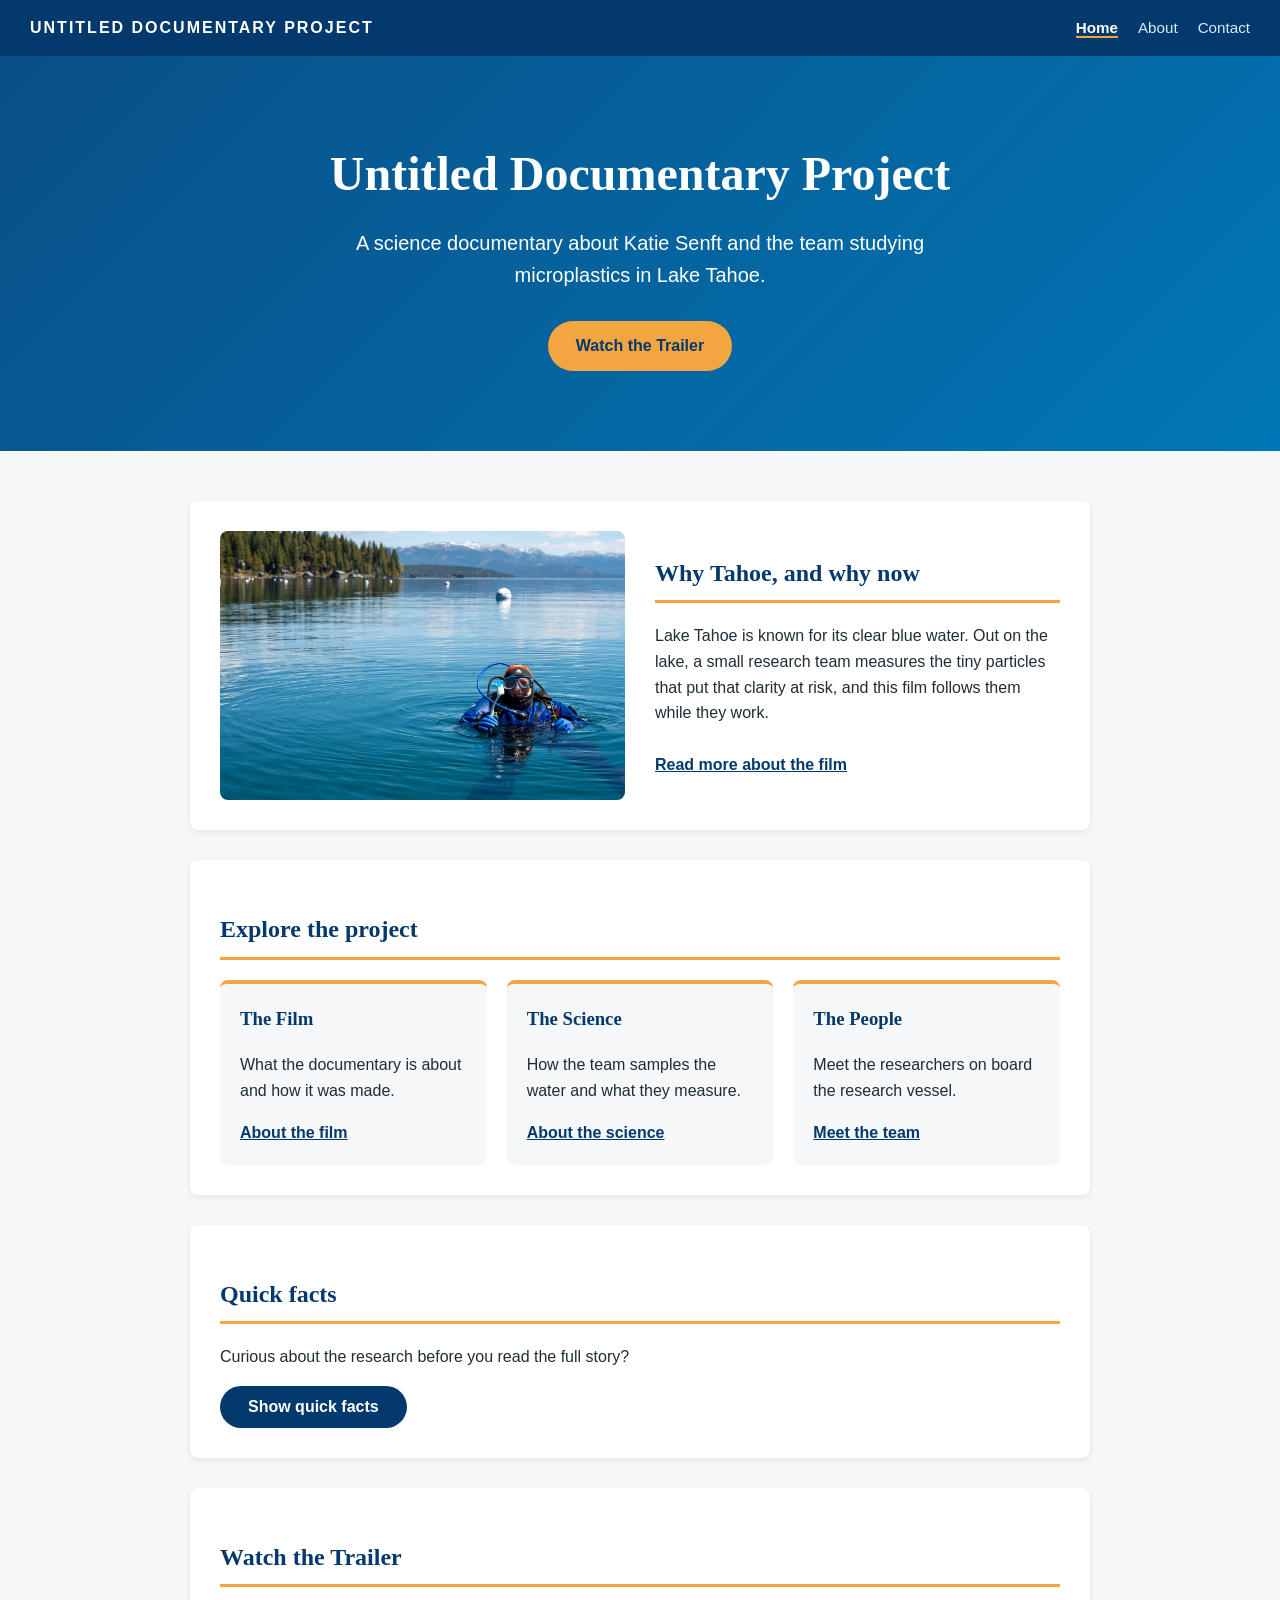
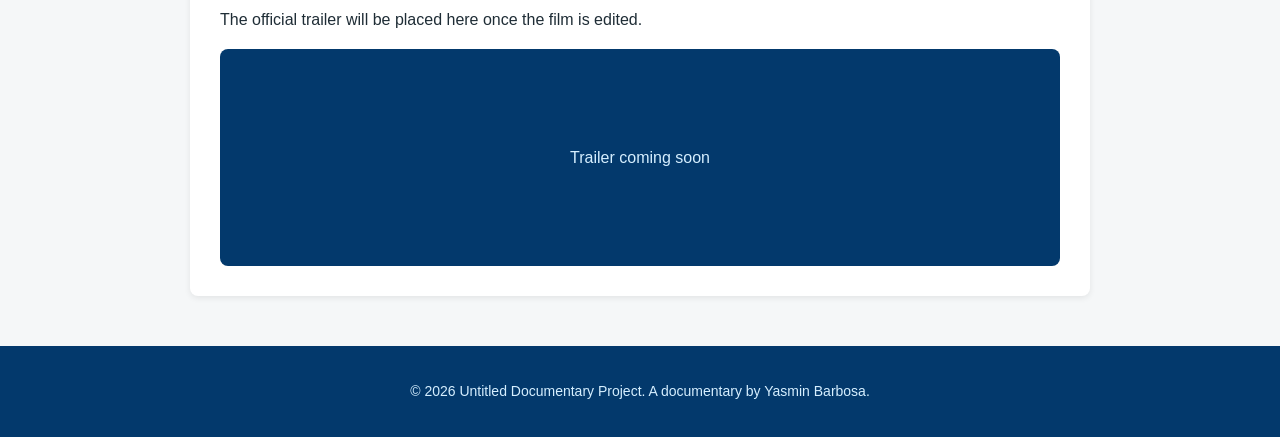
<file: index.html>
<!DOCTYPE html>
<html lang="en">
<head>
  <meta charset="UTF-8">
  <meta name="viewport" content="width=device-width, initial-scale=1.0">
  <title>Home | Lake Tahoe Microplastics Documentary</title>
  <link rel="stylesheet" href="style.css">
</head>
<body>

  <a href="#main-content" class="skip-link">Skip to main content</a>

  <!-- HEADER: same on all three pages -->
  <header>
    <p class="site-name">Untitled Documentary Project</p>
    <!-- JAVASCRIPT FEATURE 1: this button opens and closes the menu on phones -->
    <button class="menu-toggle" id="menu-toggle" aria-expanded="false" aria-controls="main-menu">Menu</button>
    <nav aria-label="Main menu">
      <ul id="main-menu">
        <li><a href="index.html" aria-current="page">Home</a></li>
        <li><a href="about.html">About</a></li>
        <li><a href="contact.html">Contact</a></li>
      </ul>
    </nav>
  </header>

  <main id="main-content">

    <section class="hero" aria-labelledby="hero-heading">
      <h1 id="hero-heading">Untitled Documentary Project</h1>
      <p class="tagline">A science documentary about Katie Senft and the team studying microplastics in Lake Tahoe.</p>
      <a href="#trailer" class="button">Watch the Trailer</a>
    </section>

    <div class="page-content">

      <!-- INTRO: image beside text (CSS grid) -->
      <section class="intro" aria-labelledby="intro-heading">
        <img src="images/about-the-film.jpg" alt="A diver in a blue drysuit surfaces in Lake Tahoe, with pine trees and snowy mountains behind her.">
        <div>
          <h2 id="intro-heading">Why Tahoe, and why now</h2>
          <p>Lake Tahoe is known for its clear blue water. Out on the lake, a small research team measures the tiny particles that put that clarity at risk, and this film follows them while they work.</p>
          <a href="about.html" class="text-link">Read more about the film</a>
        </div>
      </section>

      <!-- THREE CARDS (CSS grid) that link to the other pages -->
      <section aria-labelledby="explore-heading">
        <h2 id="explore-heading">Explore the project</h2>
        <div class="card-grid">
          <article class="card">
            <h3>The Film</h3>
            <p>What the documentary is about and how it was made.</p>
            <a href="about.html#film">About the film</a>
          </article>
          <article class="card">
            <h3>The Science</h3>
            <p>How the team samples the water and what they measure.</p>
            <a href="about.html#science">About the science</a>
          </article>
          <article class="card">
            <h3>The People</h3>
            <p>Meet the researchers on board the research vessel.</p>
            <a href="about.html#people">Meet the team</a>
          </article>
        </div>
      </section>

      <!-- JAVASCRIPT FEATURE 2: the facts below are revealed when the button is clicked -->
      <section aria-labelledby="facts-heading">
        <h2 id="facts-heading">Quick facts</h2>
        <p>Curious about the research before you read the full story?</p>
        <button class="button button-dark" id="facts-button" aria-expanded="false" aria-controls="facts-list">Show quick facts</button>
        <ul id="facts-list" class="facts" hidden>
          <li>Water is collected at three depths: the surface, 5 meters, and 15 meters.</li>
          <li>The team uses a LISST 200X to record particle size and count.</li>
          <li>The research is funded by NOAA, with the Desert Research Institute as a partner.</li>
        </ul>
      </section>

      <section id="trailer" aria-labelledby="trailer-heading">
        <h2 id="trailer-heading">Watch the Trailer</h2>
        <p>The official trailer will be placed here once the film is edited.</p>
        <div class="video-box">
          <p>Trailer coming soon</p>
        </div>
      </section>

    </div>
  </main>

  <footer>
    <p>&copy; 2026 Untitled Documentary Project. A documentary by Yasmin Barbosa.</p>
  </footer>

  <script src="js/script.js"></script>
</body>
</html>
</file>
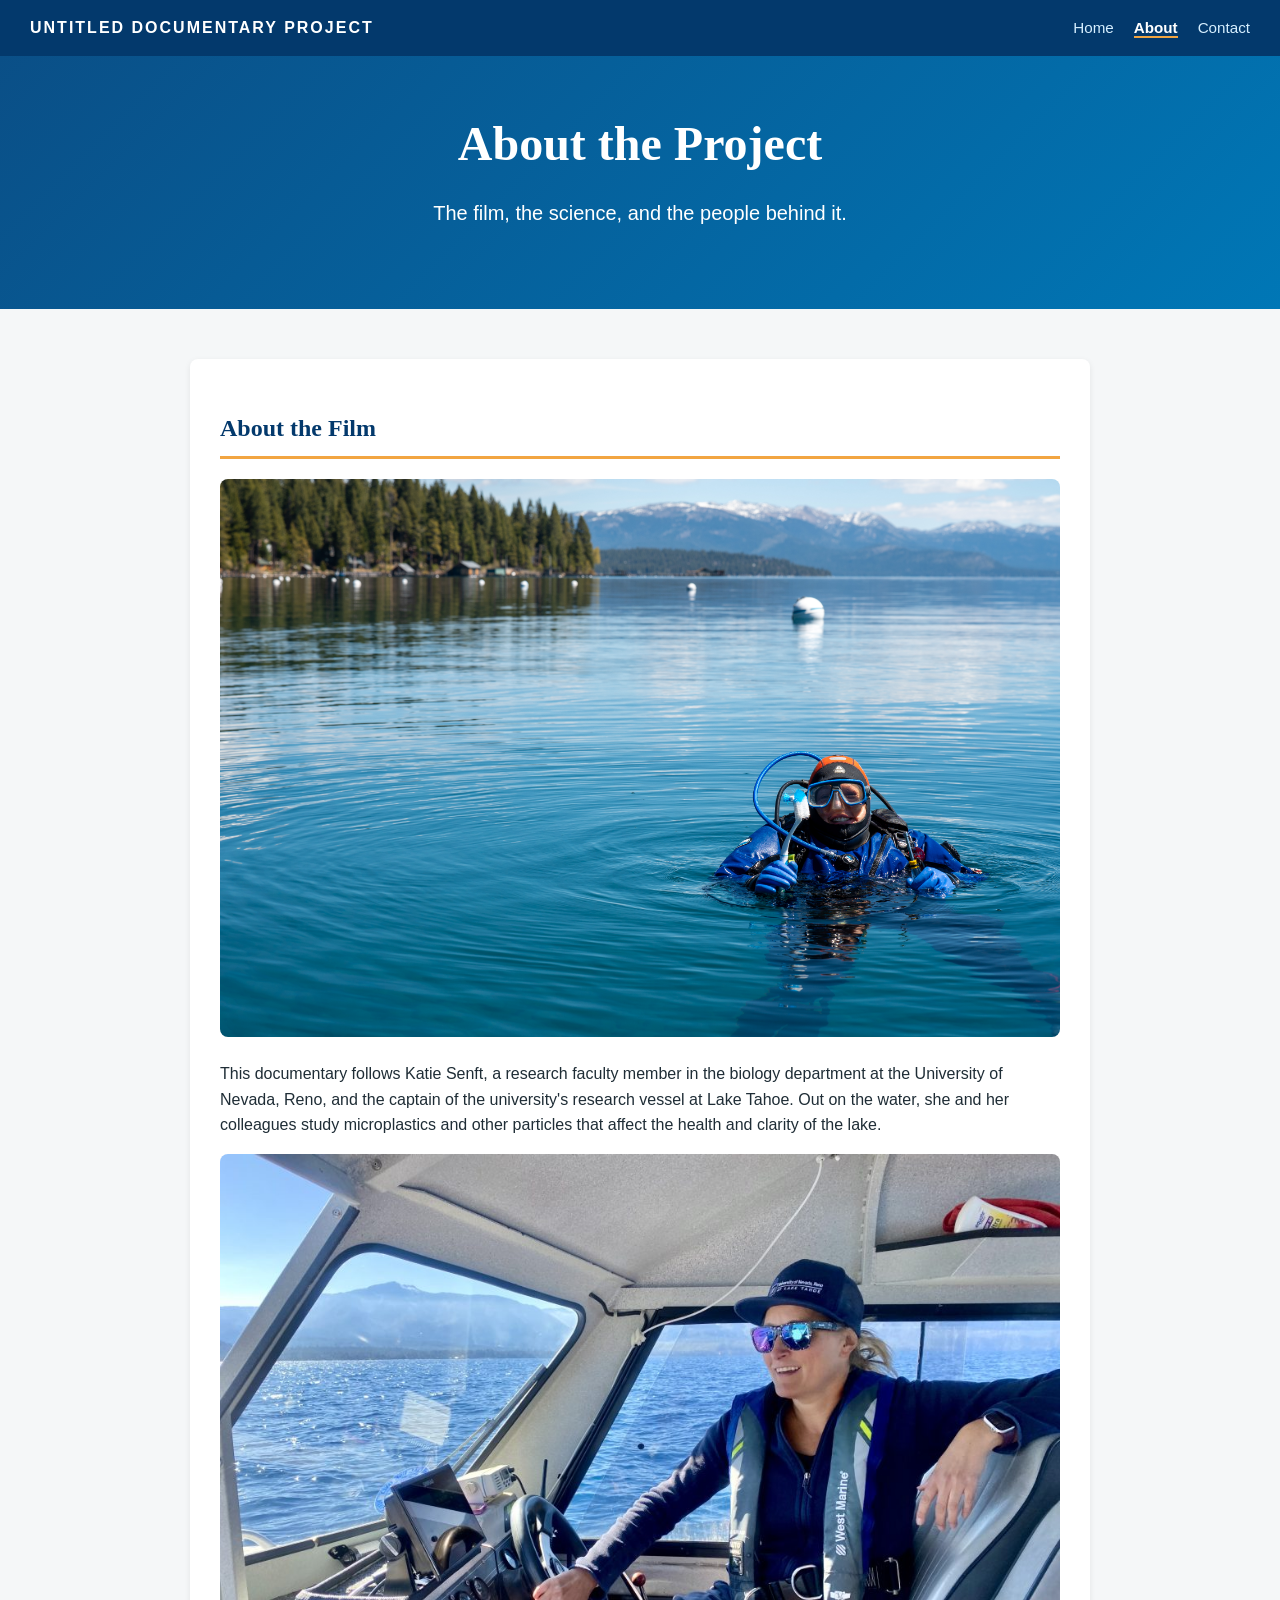
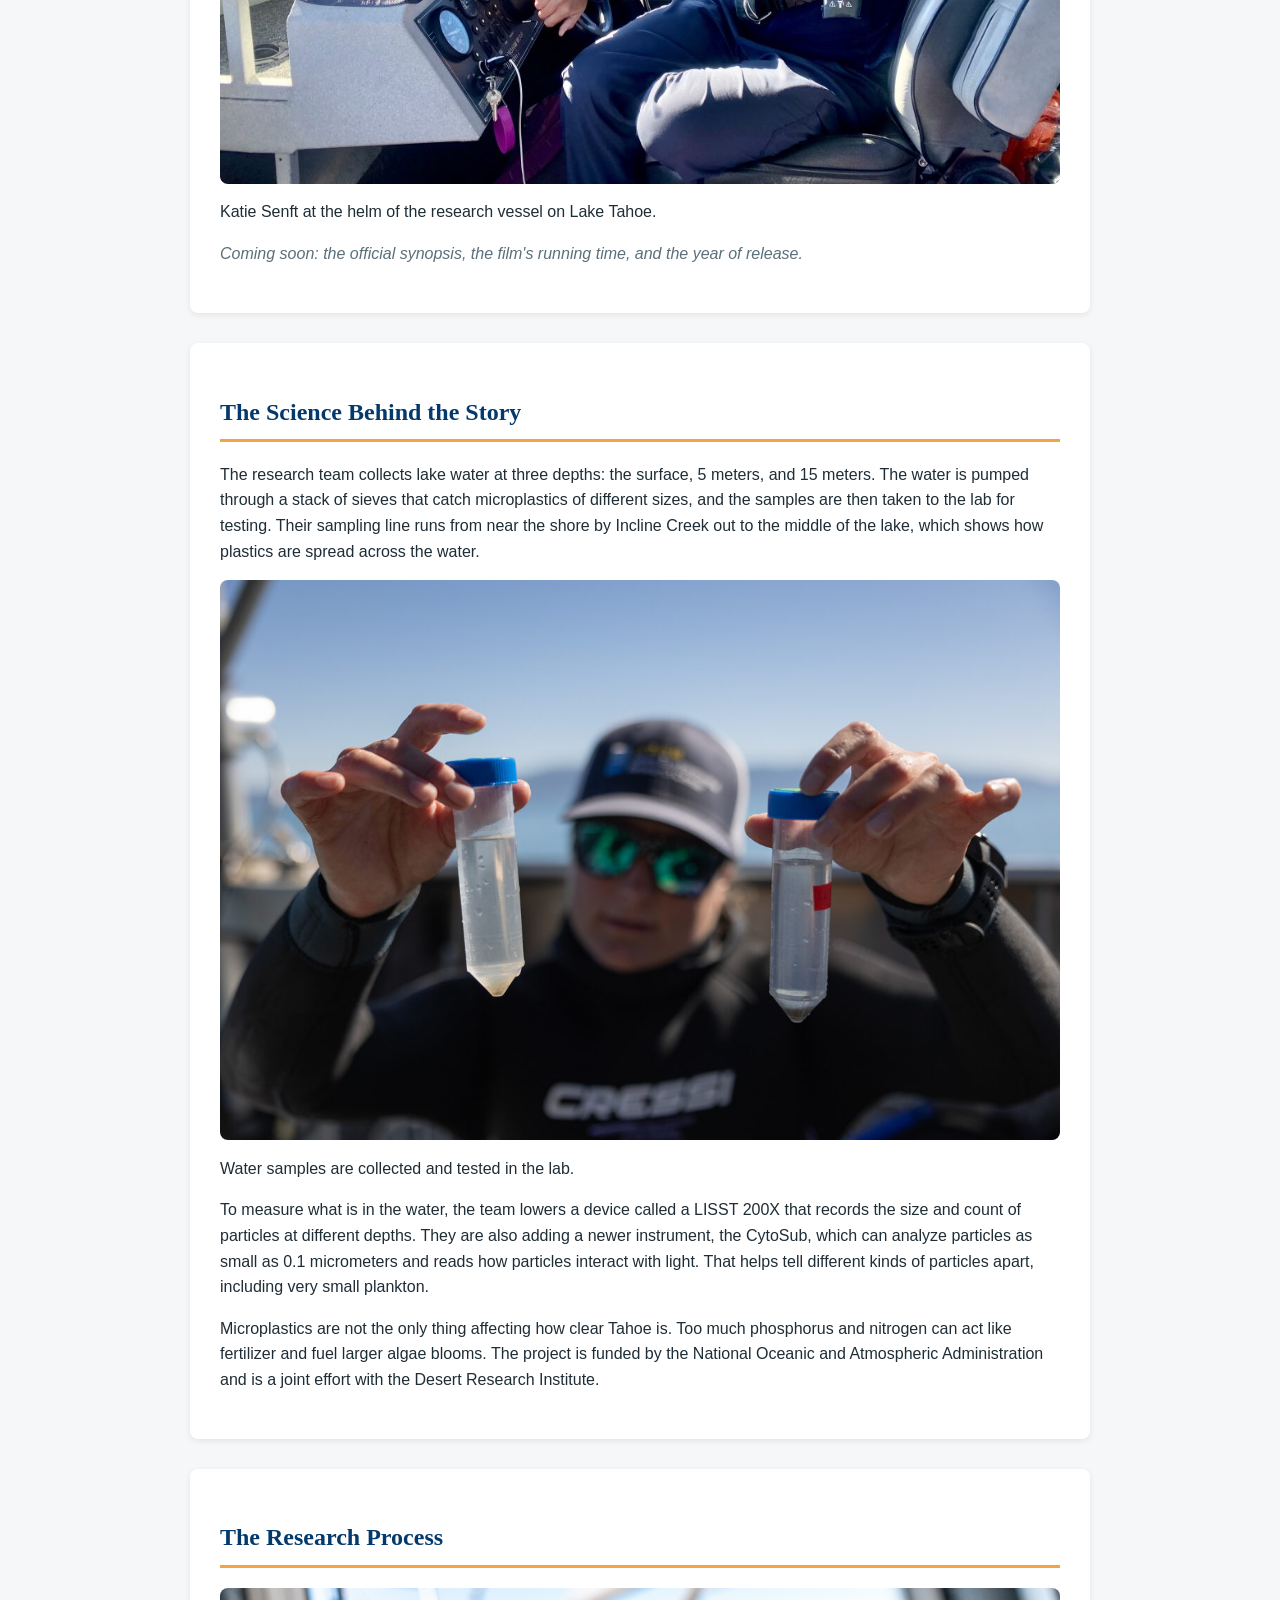
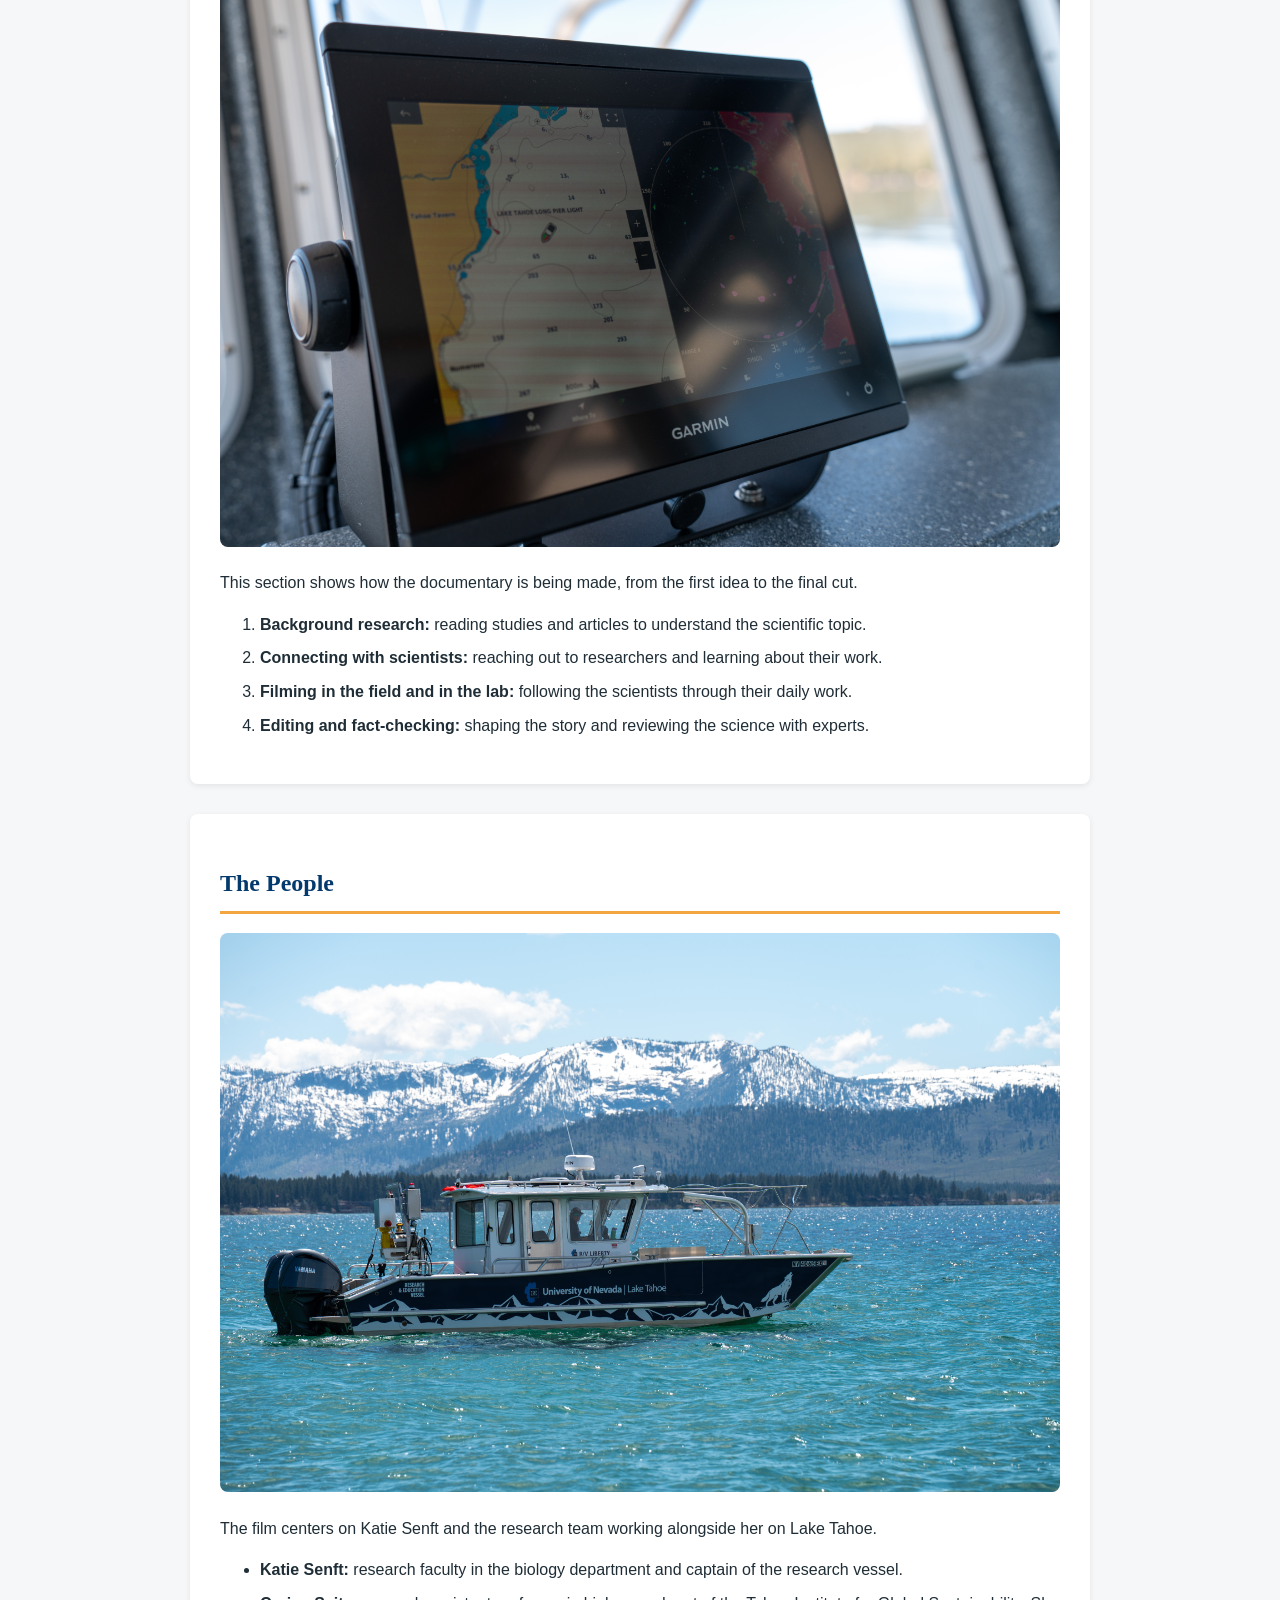
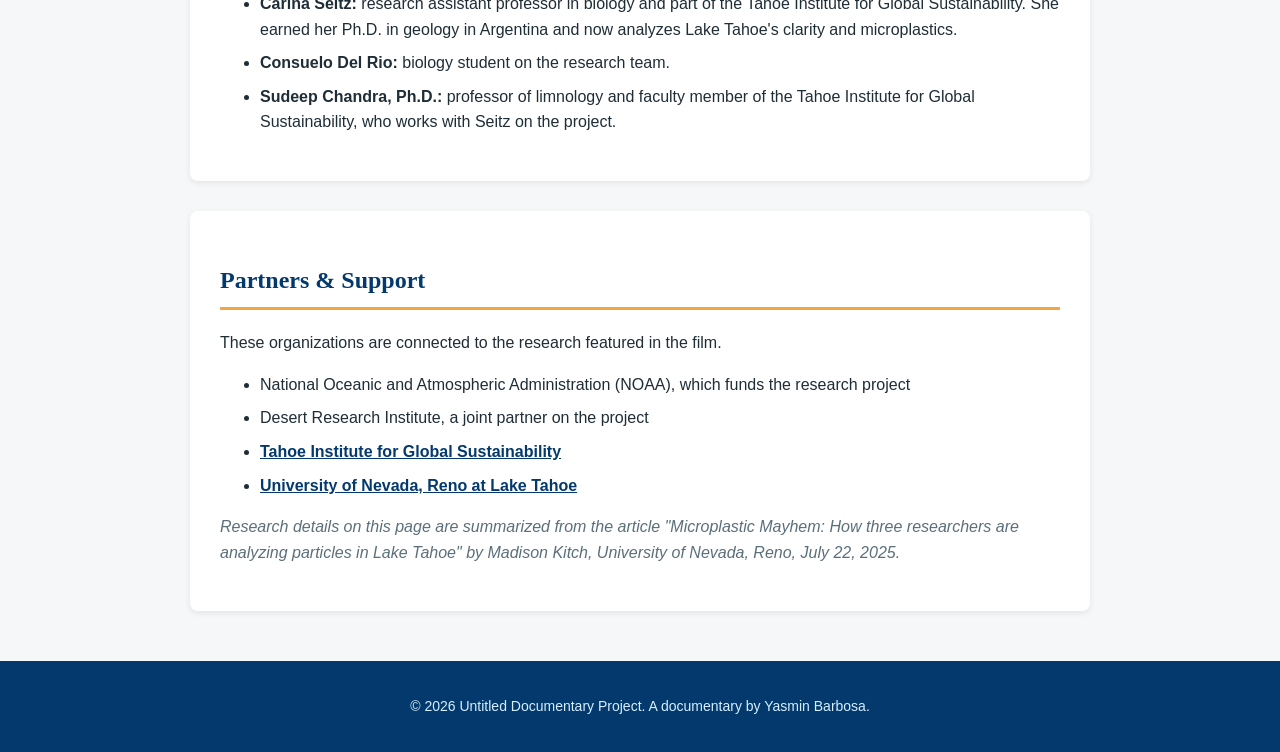
<file: about.html>
<!DOCTYPE html>
<html lang="en">
<head>
  <meta charset="UTF-8">
  <meta name="viewport" content="width=device-width, initial-scale=1.0">
  <title>About | Lake Tahoe Microplastics Documentary</title>
  <link rel="stylesheet" href="style.css">
</head>
<body>

  <a href="#main-content" class="skip-link">Skip to main content</a>

  <header>
    <p class="site-name">Untitled Documentary Project</p>
    <button class="menu-toggle" id="menu-toggle" aria-expanded="false" aria-controls="main-menu">Menu</button>
    <nav aria-label="Main menu">
      <ul id="main-menu">
        <li><a href="index.html">Home</a></li>
        <li><a href="about.html" aria-current="page">About</a></li>
        <li><a href="contact.html">Contact</a></li>
      </ul>
    </nav>
  </header>

  <main id="main-content">

    <section class="hero hero-small" aria-labelledby="page-heading">
      <h1 id="page-heading">About the Project</h1>
      <p class="tagline">The film, the science, and the people behind it.</p>
    </section>

    <div class="page-content">

      <section id="film" aria-labelledby="film-heading">
        <h2 id="film-heading">About the Film</h2>
        <img src="images/about-the-film.jpg" alt="A diver in a blue drysuit surfaces in Lake Tahoe, with pine trees and snowy mountains behind her.">
        <p>This documentary follows Katie Senft, a research faculty member in the biology department at the University of Nevada, Reno, and the captain of the university's research vessel at Lake Tahoe. Out on the water, she and her colleagues study microplastics and other particles that affect the health and clarity of the lake.</p>
        <figure>
          <img src="images/katie-senft-at-the-helm.jpeg" alt="Katie Senft smiling at the helm of the research vessel.">
          <figcaption>Katie Senft at the helm of the research vessel on Lake Tahoe.</figcaption>
        </figure>
        <p class="placeholder-note">Coming soon: the official synopsis, the film's running time, and the year of release.</p>
      </section>

      <section id="science" aria-labelledby="science-heading">
        <h2 id="science-heading">The Science Behind the Story</h2>
        <p>The research team collects lake water at three depths: the surface, 5 meters, and 15 meters. The water is pumped through a stack of sieves that catch microplastics of different sizes, and the samples are then taken to the lab for testing. Their sampling line runs from near the shore by Incline Creek out to the middle of the lake, which shows how plastics are spread across the water.</p>
        <figure>
          <img src="images/katie-senft-water-samples.jpg" alt="Katie Senft handling water samples collected from the lake.">
          <figcaption>Water samples are collected and tested in the lab.</figcaption>
        </figure>
        <p>To measure what is in the water, the team lowers a device called a LISST 200X that records the size and count of particles at different depths. They are also adding a newer instrument, the CytoSub, which can analyze particles as small as 0.1 micrometers and reads how particles interact with light. That helps tell different kinds of particles apart, including very small plankton.</p>
        <p>Microplastics are not the only thing affecting how clear Tahoe is. Too much phosphorus and nitrogen can act like fertilizer and fuel larger algae blooms. The project is funded by the National Oceanic and Atmospheric Administration and is a joint effort with the Desert Research Institute.</p>
      </section>

      <section id="research" aria-labelledby="research-heading">
        <h2 id="research-heading">The Research Process</h2>
        <img src="images/research-process.jpg" alt="A Garmin navigation screen on the research vessel showing a map of the Lake Tahoe shoreline.">
        <p>This section shows how the documentary is being made, from the first idea to the final cut.</p>
        <ol>
          <li><strong>Background research:</strong> reading studies and articles to understand the scientific topic.</li>
          <li><strong>Connecting with scientists:</strong> reaching out to researchers and learning about their work.</li>
          <li><strong>Filming in the field and in the lab:</strong> following the scientists through their daily work.</li>
          <li><strong>Editing and fact-checking:</strong> shaping the story and reviewing the science with experts.</li>
        </ol>
      </section>

      <section id="people" aria-labelledby="people-heading">
        <h2 id="people-heading">The People</h2>
        <img src="images/the-people.jpg" alt="The UNR at Lake Tahoe research vessel on the lake, with snowy mountains behind it.">
        <p>The film centers on Katie Senft and the research team working alongside her on Lake Tahoe.</p>
        <ul>
          <li><strong>Katie Senft:</strong> research faculty in the biology department and captain of the research vessel.</li>
          <li><strong>Carina Seitz:</strong> research assistant professor in biology and part of the Tahoe Institute for Global Sustainability. She earned her Ph.D. in geology in Argentina and now analyzes Lake Tahoe's clarity and microplastics.</li>
          <li><strong>Consuelo Del Rio:</strong> biology student on the research team.</li>
          <li><strong>Sudeep Chandra, Ph.D.:</strong> professor of limnology and faculty member of the Tahoe Institute for Global Sustainability, who works with Seitz on the project.</li>
        </ul>
      </section>

      <section id="partners" aria-labelledby="partners-heading">
        <h2 id="partners-heading">Partners &amp; Support</h2>
        <p>These organizations are connected to the research featured in the film.</p>
        <ul>
          <li>National Oceanic and Atmospheric Administration (NOAA), which funds the research project</li>
          <li>Desert Research Institute, a joint partner on the project</li>
          <li><a href="https://www.unr.edu/tahoe-institute" target="_blank" rel="noopener noreferrer">Tahoe Institute for Global Sustainability<span class="visually-hidden"> (opens in a new tab)</span></a></li>
          <li><a href="https://www.unr.edu/lake-tahoe" target="_blank" rel="noopener noreferrer">University of Nevada, Reno at Lake Tahoe<span class="visually-hidden"> (opens in a new tab)</span></a></li>
        </ul>
        <p class="placeholder-note">Research details on this page are summarized from the article "Microplastic Mayhem: How three researchers are analyzing particles in Lake Tahoe" by Madison Kitch, University of Nevada, Reno, July 22, 2025.</p>
      </section>

    </div>
  </main>

  <footer>
    <p>&copy; 2026 Untitled Documentary Project. A documentary by Yasmin Barbosa.</p>
  </footer>

  <script src="js/script.js"></script>
</body>
</html>
</file>
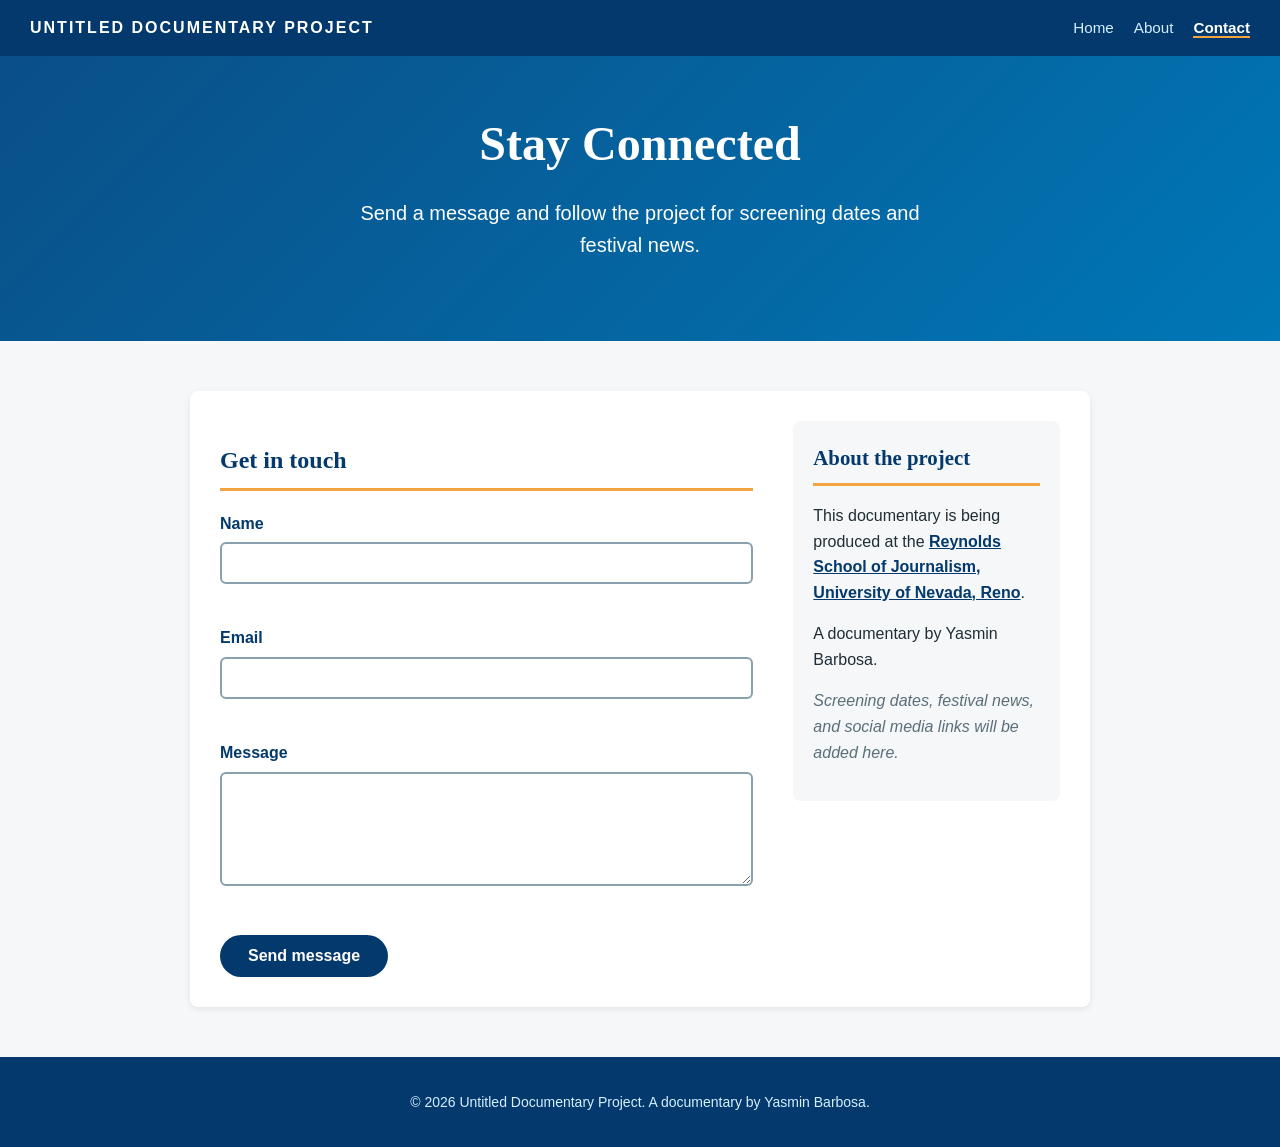
<file: contact.html>
<!DOCTYPE html>
<html lang="en">
<head>
  <meta charset="UTF-8">
  <meta name="viewport" content="width=device-width, initial-scale=1.0">
  <title>Contact | Lake Tahoe Microplastics Documentary</title>
  <link rel="stylesheet" href="style.css">
</head>
<body>

  <a href="#main-content" class="skip-link">Skip to main content</a>

  <header>
    <p class="site-name">Untitled Documentary Project</p>
    <button class="menu-toggle" id="menu-toggle" aria-expanded="false" aria-controls="main-menu">Menu</button>
    <nav aria-label="Main menu">
      <ul id="main-menu">
        <li><a href="index.html">Home</a></li>
        <li><a href="about.html">About</a></li>
        <li><a href="contact.html" aria-current="page">Contact</a></li>
      </ul>
    </nav>
  </header>

  <main id="main-content">

    <section class="hero hero-small" aria-labelledby="page-heading">
      <h1 id="page-heading">Stay Connected</h1>
      <p class="tagline">Send a message and follow the project for screening dates and festival news.</p>
    </section>

    <div class="page-content">

      <section class="contact-layout" aria-labelledby="form-heading">
        <div>
          <h2 id="form-heading">Get in touch</h2>
          <!-- JAVASCRIPT FEATURE 3: the form checks each field and shows feedback without reloading the page -->
          <form id="contact-form" novalidate>
            <div class="field">
              <label for="name">Name</label>
              <input type="text" id="name" name="name" autocomplete="name">
              <p class="error" id="name-error" role="alert"></p>
            </div>
            <div class="field">
              <label for="email">Email</label>
              <input type="email" id="email" name="email" autocomplete="email">
              <p class="error" id="email-error" role="alert"></p>
            </div>
            <div class="field">
              <label for="message">Message</label>
              <textarea id="message" name="message" rows="5"></textarea>
              <p class="error" id="message-error" role="alert"></p>
            </div>
            <button type="submit" class="button button-dark">Send message</button>
          </form>
          <p id="form-success" class="success" role="status" hidden></p>
        </div>

        <aside class="contact-info" aria-labelledby="info-heading">
          <h2 id="info-heading">About the project</h2>
          <p>This documentary is being produced at the <a href="https://www.unr.edu/journalism" target="_blank" rel="noopener noreferrer">Reynolds School of Journalism, University of Nevada, Reno<span class="visually-hidden"> (opens in a new tab)</span></a>.</p>
          <p>A documentary by Yasmin Barbosa.</p>
          <p class="placeholder-note">Screening dates, festival news, and social media links will be added here.</p>
        </aside>
      </section>

    </div>
  </main>

  <footer>
    <p>&copy; 2026 Untitled Documentary Project. A documentary by Yasmin Barbosa.</p>
  </footer>

  <script src="js/script.js"></script>
</body>
</html>
</file>
<file: style.css>
/* =========================
   1. BASIC PAGE SETTINGS
   ========================= */
body {
  margin: 0;
  font-family: Arial, Helvetica, sans-serif;
  background-color: #f5f7f8;
  color: #1f2d36;
  line-height: 1.6;
}

h1,
h2 {
  font-family: Georgia, "Times New Roman", serif;
}

/* ACCESSIBILITY CHANGE: visible keyboard focus. Without this, keyboard users can lose track of where they are.
   Dark blue outline works on the white sections (contrast above 3:1). */
a:focus-visible {
  outline: 3px solid #03396c;
  outline-offset: 3px;
}

/* ACCESSIBILITY CHANGE: skip link, hidden off the screen until a keyboard user tabs to it */
.skip-link {
  position: absolute;
  top: -60px;
  left: 10px;
  background-color: #ffffff;
  color: #03396c;
  font-weight: bold;
  padding: 10px 16px;
  border-radius: 4px;
  z-index: 100;
}

/* REVISION: when focused, the skip link now sits in the normal page flow as a bar at the very top.
   It pushes the header down instead of floating on top of the site name. */
.skip-link:focus {
  position: static;
  display: block;
  text-align: center;
  border-radius: 0;
}

/* ACCESSIBILITY CHANGE: text that screen readers read but sighted visitors do not see
   (used for "opens in a new tab") */
.visually-hidden {
  position: absolute;
  width: 1px;
  height: 1px;
  margin: -1px;
  padding: 0;
  border: 0;
  overflow: hidden;
  clip: rect(0, 0, 0, 0);
  white-space: nowrap;
}

/* =========================
   2. HEADER AND NAVIGATION
   ========================= */
header {
  background-color: #03396c;
  padding: 15px 30px;
  /* FLEXBOX: puts the site name and the menu on the same row */
  display: flex;
  justify-content: space-between;
  align-items: center;
  flex-wrap: wrap;
  gap: 10px;
}

.site-name {
  color: #ffffff;
  font-weight: bold;
  letter-spacing: 2px;
  text-transform: uppercase;
  margin: 0;
}

nav ul {
  list-style: none;
  margin: 0;
  padding: 0;
  /* FLEXBOX: lines up the menu links in a row with even spacing */
  display: flex;
  flex-wrap: wrap;
  gap: 20px;
}

nav a {
  color: #d6efff;
  text-decoration: none;
  font-size: 0.95rem; /* ACCESSIBILITY CHANGE: was 15px. rem lets the text grow if a visitor raises their browser text size */
}

nav a:hover {
  color: #ffffff;
  text-decoration: underline;
}

/* ACCESSIBILITY CHANGE: keyboard focus gets the same look as hover, plus a white outline that shows on the dark blue header */
nav a:focus-visible {
  color: #ffffff;
  text-decoration: underline;
  outline-color: #ffffff;
}

/* =========================
   3. HERO (TOP BANNER)
   ========================= */
.hero {
  background: linear-gradient(135deg, #0a4f87, #0077b6);
  color: #ffffff;
  text-align: center;
  padding: 80px 20px;
}

.hero h1 {
  font-size: 3rem; /* ACCESSIBILITY CHANGE: was 48px (same size, but now it scales with browser text settings) */
  margin: 0 0 15px 0;
}

.tagline {
  font-size: 1.25rem; /* ACCESSIBILITY CHANGE: was 20px */
  max-width: 600px;
  margin: 0 auto 30px auto;
}

.button {
  display: inline-block;
  background-color: #f2a541;
  color: #03396c;
  padding: 12px 28px;
  border-radius: 30px;
  text-decoration: none;
  font-weight: bold;
}

.button:hover {
  background-color: #ffffff;
}

/* ACCESSIBILITY CHANGE: white focus outline so the button's focus ring is visible on the blue banner */
.button:focus-visible {
  background-color: #ffffff;
  outline: 3px solid #ffffff;
  outline-offset: 3px;
}

/* =========================
   4. MAIN CONTENT SECTIONS
   ========================= */
/* ACCESSIBILITY CHANGE: this used to be "main". The page now has the hero inside <main>,
   so the 900px centered layout belongs to this wrapper instead. The look is the same. */
.page-content {
  max-width: 900px;
  margin: 0 auto;
  padding: 20px;
}

/* ACCESSIBILITY CHANGE: was "main section". Changed so the hero does not get the white card style */
.page-content section {
  background-color: #ffffff;
  margin: 30px 0;
  padding: 30px;
  border-radius: 8px;
  box-shadow: 0 2px 6px rgba(0, 0, 0, 0.08);
}

h2 {
  color: #03396c;
  border-bottom: 3px solid #f2a541;
  padding-bottom: 8px;
}

img {
  max-width: 100%;
  height: auto;
  border-radius: 8px;
}

/* ACCESSIBILITY CHANGE: figures have extra browser spacing, so this keeps the image and caption looking like before */
figure {
  margin: 16px 0;
}

figcaption {
  margin-top: 8px;
}

.page-content li { /* was "main li" */
  margin-bottom: 8px;
}

.page-content a { /* was "main a" */
  color: #03396c;
  font-weight: bold;
}

.placeholder-note {
  font-style: italic;
  color: #5b6f7a; /* contrast checked: about 5.2 to 1 on white, passes AA */
}

/* Trailer box */
.video-box {
  background-color: #03396c;
  color: #d6efff;
  text-align: center;
  padding: 80px 20px;
  border-radius: 8px;
}

/* =========================
   5. FOOTER
   ========================= */
footer {
  background-color: #03396c;
  color: #d6efff;
  text-align: center;
  padding: 20px;
  font-size: 0.875rem; /* ACCESSIBILITY CHANGE: was 14px */
}

/* =========================
   5B. MINI-SITE ADDITIONS (3 pages)
   ========================= */

/* Current page link in the menu */
nav a[aria-current="page"] {
  color: #ffffff;
  font-weight: bold;
  border-bottom: 2px solid #f2a541;
}

/* Menu button: hidden on large screens, shown on phones (see media query) */
.menu-toggle {
  display: none;
  background-color: transparent;
  color: #ffffff;
  border: 2px solid #d6efff;
  border-radius: 6px;
  padding: 8px 16px;
  font-size: 1rem;
  cursor: pointer;
}

.menu-toggle:focus-visible {
  outline: 3px solid #ffffff;
  outline-offset: 3px;
}

/* Smaller banner for the About and Contact pages */
.hero-small {
  padding: 50px 20px;
}

/* Home intro: image on one side and text on the other (GRID) */
.page-content .intro {
  display: grid;
  grid-template-columns: 1fr 1fr;
  gap: 30px;
  align-items: center;
}

.intro h2 {
  margin-top: 0;
}

.page-content .text-link {
  display: inline-block;
  margin-top: 10px;
}

/* Three cards in a row (GRID) */
.card-grid {
  display: grid;
  grid-template-columns: repeat(3, 1fr);
  gap: 20px;
  margin-top: 20px;
}

.card {
  background-color: #f5f7f8;
  border-top: 4px solid #f2a541;
  border-radius: 8px;
  padding: 20px;
}

.card h3 {
  font-family: Georgia, "Times New Roman", serif;
  color: #03396c;
  margin-top: 0;
}

/* Dark blue button used on white sections */
.button-dark {
  background-color: #03396c;
  color: #ffffff;
  border: none;
  font-size: 1rem;
  cursor: pointer;
}

.button-dark:hover {
  background-color: #0a4f87;
}

.button-dark:focus-visible {
  outline: 3px solid #f2a541;
  outline-offset: 3px;
}

/* Quick facts list that appears on click */
.facts {
  margin-top: 20px;
  padding: 15px 20px 15px 40px;
  background-color: #eaf4fb;
  border-left: 4px solid #03396c;
  border-radius: 4px;
}

.facts[hidden] {
  display: none;
}

/* Contact page: form and info side by side (GRID) */
.page-content .contact-layout {
  display: grid;
  grid-template-columns: 2fr 1fr;
  gap: 40px;
}

.contact-info {
  background-color: #f5f7f8;
  border-radius: 8px;
  padding: 20px;
  align-self: start;
}

.contact-info h2 {
  margin-top: 0;
  font-size: 1.3rem;
}

/* Form */
.field {
  margin-bottom: 18px;
}

label {
  display: block;
  font-weight: bold;
  margin-bottom: 6px;
  color: #03396c;
}

input,
textarea {
  width: 100%;
  box-sizing: border-box;
  padding: 10px;
  font-family: inherit;
  font-size: 1rem;
  border: 2px solid #8aa0ad;
  border-radius: 6px;
}

input:focus-visible,
textarea:focus-visible {
  outline: 3px solid #03396c;
  outline-offset: 2px;
}

input.invalid,
textarea.invalid {
  border-color: #b00020;
}

.error {
  color: #b00020;
  font-size: 0.9rem;
  margin: 6px 0 0 0;
  min-height: 1.2em;
}

.success {
  background-color: #e3f4e8;
  color: #1b5e30;
  border-left: 4px solid #1b5e30;
  padding: 12px 16px;
  border-radius: 4px;
  margin-top: 20px;
  font-weight: bold;
}

.success[hidden] {
  display: none;
}

/* =========================
   6. MEDIA QUERIES (RESPONSIVE DESIGN)
   ========================= */

/* Laptops and tablets: the menu moves under the site name and is centered */
@media (max-width: 1200px) {
  header {
    flex-direction: column;
    text-align: center;
  }

  nav ul {
    justify-content: center;
    gap: 8px 18px;
  }
}

/* Tablets and phones: stack the grids */
@media (max-width: 800px) {
  .page-content .intro,
  .page-content .contact-layout {
    grid-template-columns: 1fr;
  }

  .card-grid {
    grid-template-columns: 1fr;
  }
}

/* Phones: smaller title and less space around the content */
@media (max-width: 700px) {
  /* menu collapses behind the Menu button; JavaScript adds the class "open" */
  .menu-toggle {
    display: block;
  }

  nav {
    width: 100%;
  }

  nav ul {
    display: none;
    flex-direction: column;
    align-items: center;
    padding-top: 10px;
  }

  nav ul.open {
    display: flex;
  }

  header {
    padding: 15px 20px;
  }

  .hero {
    padding: 50px 20px;
  }

  .hero h1 {
    font-size: 2rem; /* ACCESSIBILITY CHANGE: was 32px */
  }

  .tagline {
    font-size: 1.0625rem; /* ACCESSIBILITY CHANGE: was 17px */
  }

  .page-content { /* was "main" */
    padding: 10px;
  }

  .page-content section { /* was "main section" */
    padding: 20px;
    margin: 20px 0;
  }

  .video-box {
    padding: 50px 20px;
  }
}
</file>
